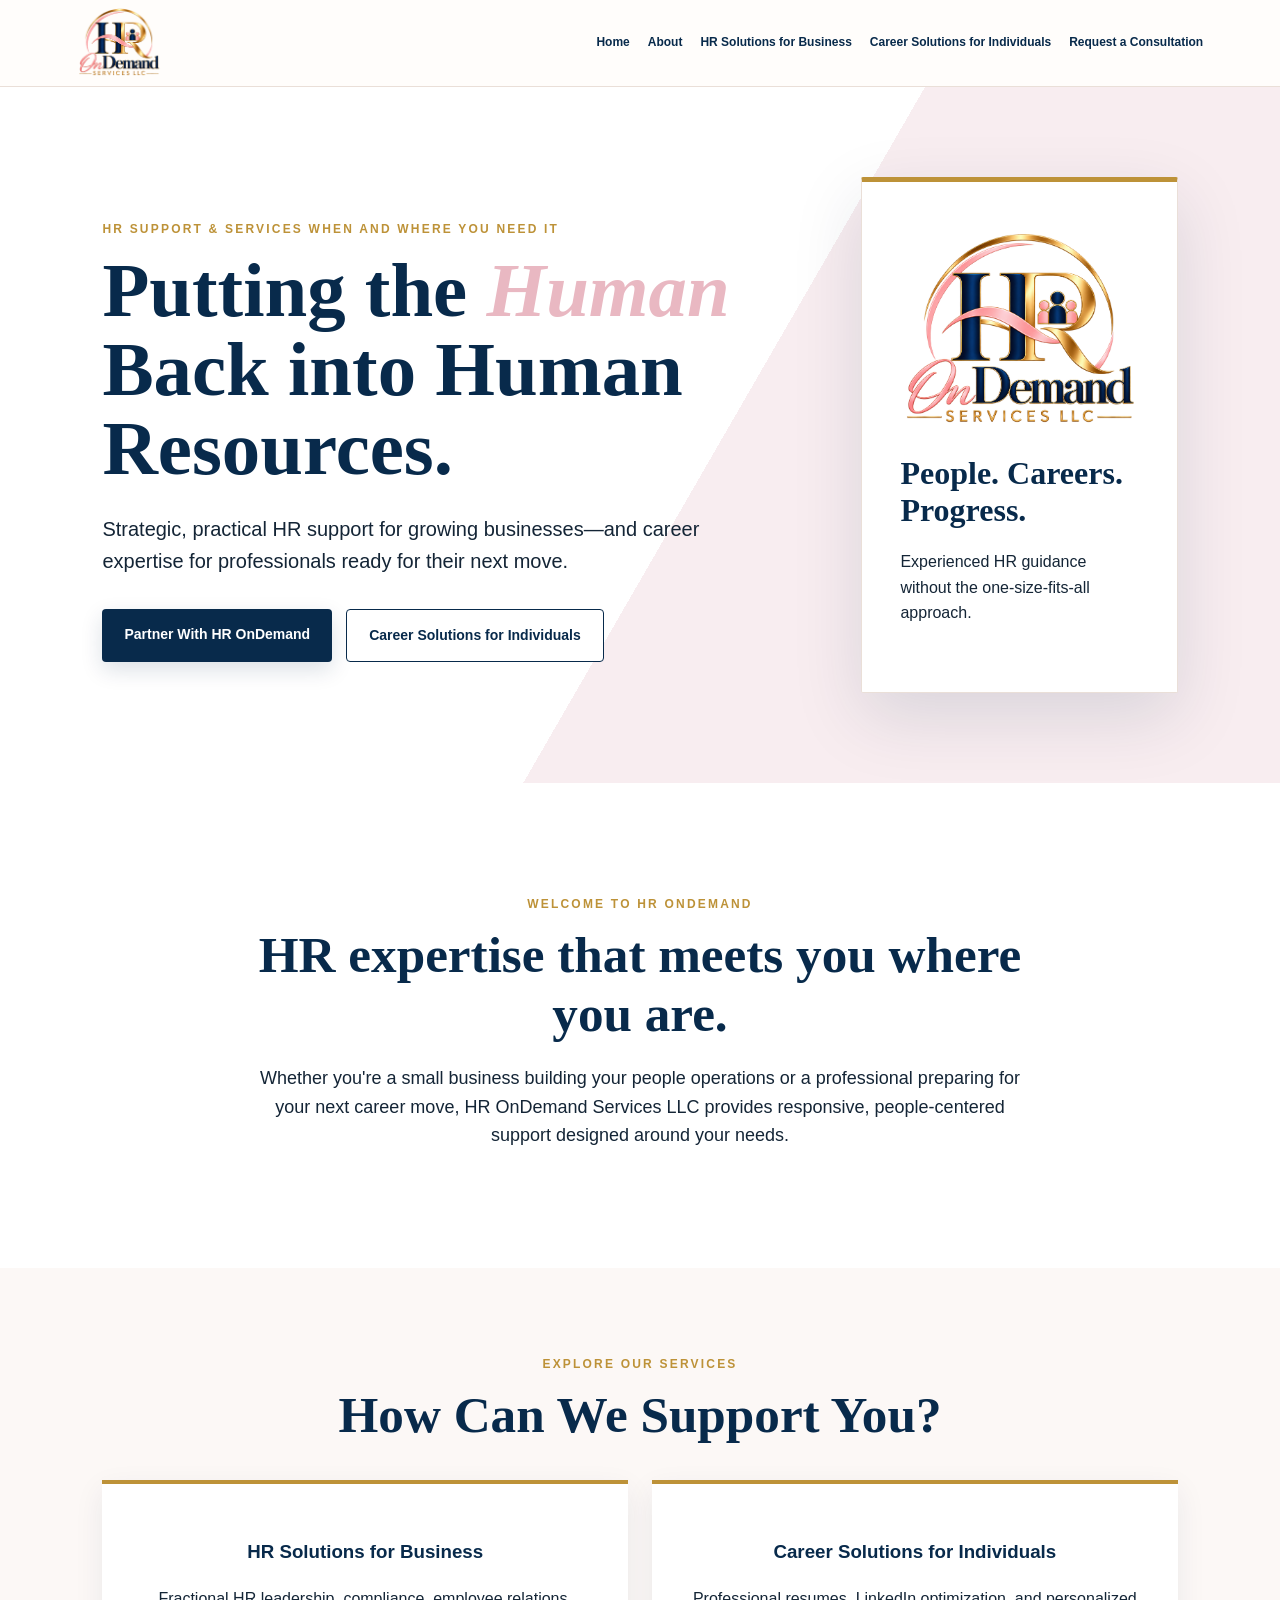
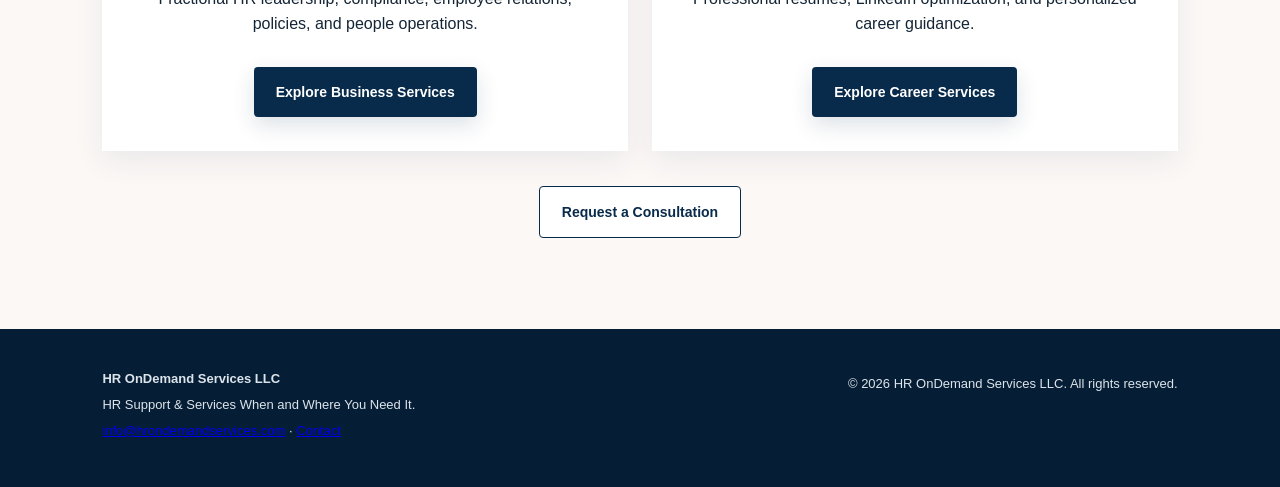
<file: index.html>
<!doctype html>
<html lang="en"><head><meta charset="utf-8"><meta name="viewport" content="width=device-width,initial-scale=1">
<title>HR OnDemand Services LLC | HR Consulting & Career Services</title>
<meta name="description" content="Flexible HR consulting, fractional HR support, and career services for businesses and professionals.">
<link rel="stylesheet" href="styles.css"></head>
<body>
<header><a class="brand" href="#home"><img class="brand-logo" src="5C5D579D-AB57-41B2-A002-719FC86EBCBA.png" alt="HR OnDemand Services LLC"></a><button class="menu" aria-label="Menu">☰</button><nav><a href="index.html" aria-current="page">Home</a><a href="about.html">About</a><a href="business.html">HR Solutions for Business</a><a href="career.html">Career Solutions for Individuals</a><a href="consultation.html">Request a Consultation</a></nav></header>
<main id="home">
<section class="hero"><div><p class="eyebrow">HR SUPPORT & SERVICES WHEN AND WHERE YOU NEED IT</p><h1>Putting the <em>Human</em> Back into Human Resources.</h1><p class="lead">Strategic, practical HR support for growing businesses—and career expertise for professionals ready for their next move.</p><div class="actions"><a class="btn primary" href="business.html">Partner With HR OnDemand</a><a class="btn secondary" href="career.html">Career Solutions for Individuals</a></div></div><div class="hero-card"><img class="hero-logo" src="5C5D579D-AB57-41B2-A002-719FC86EBCBA.png" alt="HR OnDemand Services LLC"><h2>People. Careers. Progress.</h2><p>Experienced HR guidance without the one-size-fits-all approach.</p></div></section>
<section class="intro"><p class="eyebrow">WELCOME TO HR ONDEMAND</p><h2>HR expertise that meets you where you are.</h2><p>Whether you're a small business building your people operations or a professional preparing for your next career move, HR OnDemand Services LLC provides responsive, people-centered support designed around your needs.</p></section>






<section class="home-pathways"><p class="eyebrow">EXPLORE OUR SERVICES</p><h2>How Can We Support You?</h2><div class="home-path-grid"><article><h3>HR Solutions for Business</h3><p>Fractional HR leadership, compliance, employee relations, policies, and people operations.</p><a class="btn primary" href="business.html">Explore Business Services</a></article><article><h3>Career Solutions for Individuals</h3><p>Professional resumes, LinkedIn optimization, and personalized career guidance.</p><a class="btn primary" href="career.html">Explore Career Services</a></article></div><p><a class="btn secondary" href="consultation.html">Request a Consultation</a></p></section></main>
<footer><div><strong>HR OnDemand Services LLC</strong><p>HR Support & Services When and Where You Need It.</p><p><a class="footer-contact" href="mailto:info@hrondemandservices.com">info@hrondemandservices.com</a> · <a class="footer-contact" href="contact.html">Contact</a></p></div><p>© 2026 HR OnDemand Services LLC. All rights reserved.</p></footer>
<div id="special-offer" class="special-overlay" hidden><div class="special-dialog" role="dialog" aria-modal="true" aria-labelledby="special-title" aria-describedby="special-desc"><button type="button" class="special-close" aria-label="Close special offer">×</button><p class="eyebrow">HR ONDEMAND SERVICES LLC · LAUNCH SPECIAL</p><h2 id="special-title">Your next career move starts here.</h2><div class="special-deals"><div><strong>10% OFF</strong><span>Your first individual service</span></div><div><strong>15% OFF</strong><span>Career service packages</span></div></div><p id="special-desc">Offers available through October 30, 2026. Inquire to confirm eligibility and package details. Offers cannot be combined.</p><a class="btn primary special-action" href="consultation.html">Request Your Career Special</a><p class="special-note">No online checkout required. Contact us to request your special.</p></div></div>
<script>const b=document.querySelector('.menu'),n=document.querySelector('nav');b.onclick=()=>n.classList.toggle('open');document.querySelectorAll('nav a').forEach(a=>a.onclick=()=>n.classList.remove('open'));const offer=document.getElementById('special-offer'),closeOffer=document.querySelector('.special-close');let offerTimer;const hideOffer=()=>{offer.hidden=true;try{sessionStorage.setItem('hr-special-dismissed','1')}catch(e){}};closeOffer.addEventListener('click',hideOffer);offer.addEventListener('click',e=>{if(e.target===offer)hideOffer()});document.querySelector('.special-action').addEventListener('click',hideOffer);document.addEventListener('keydown',e=>{if(e.key==='Escape'&&!offer.hidden)hideOffer()});let dismissed=false;try{dismissed=sessionStorage.getItem('hr-special-dismissed')==='1'}catch(e){}if(!dismissed&&new Date()<new Date('2026-10-31T00:00:00')){offerTimer=setTimeout(()=>{offer.hidden=false;closeOffer.focus()},4500)}
</script>
</body></html>
</file>
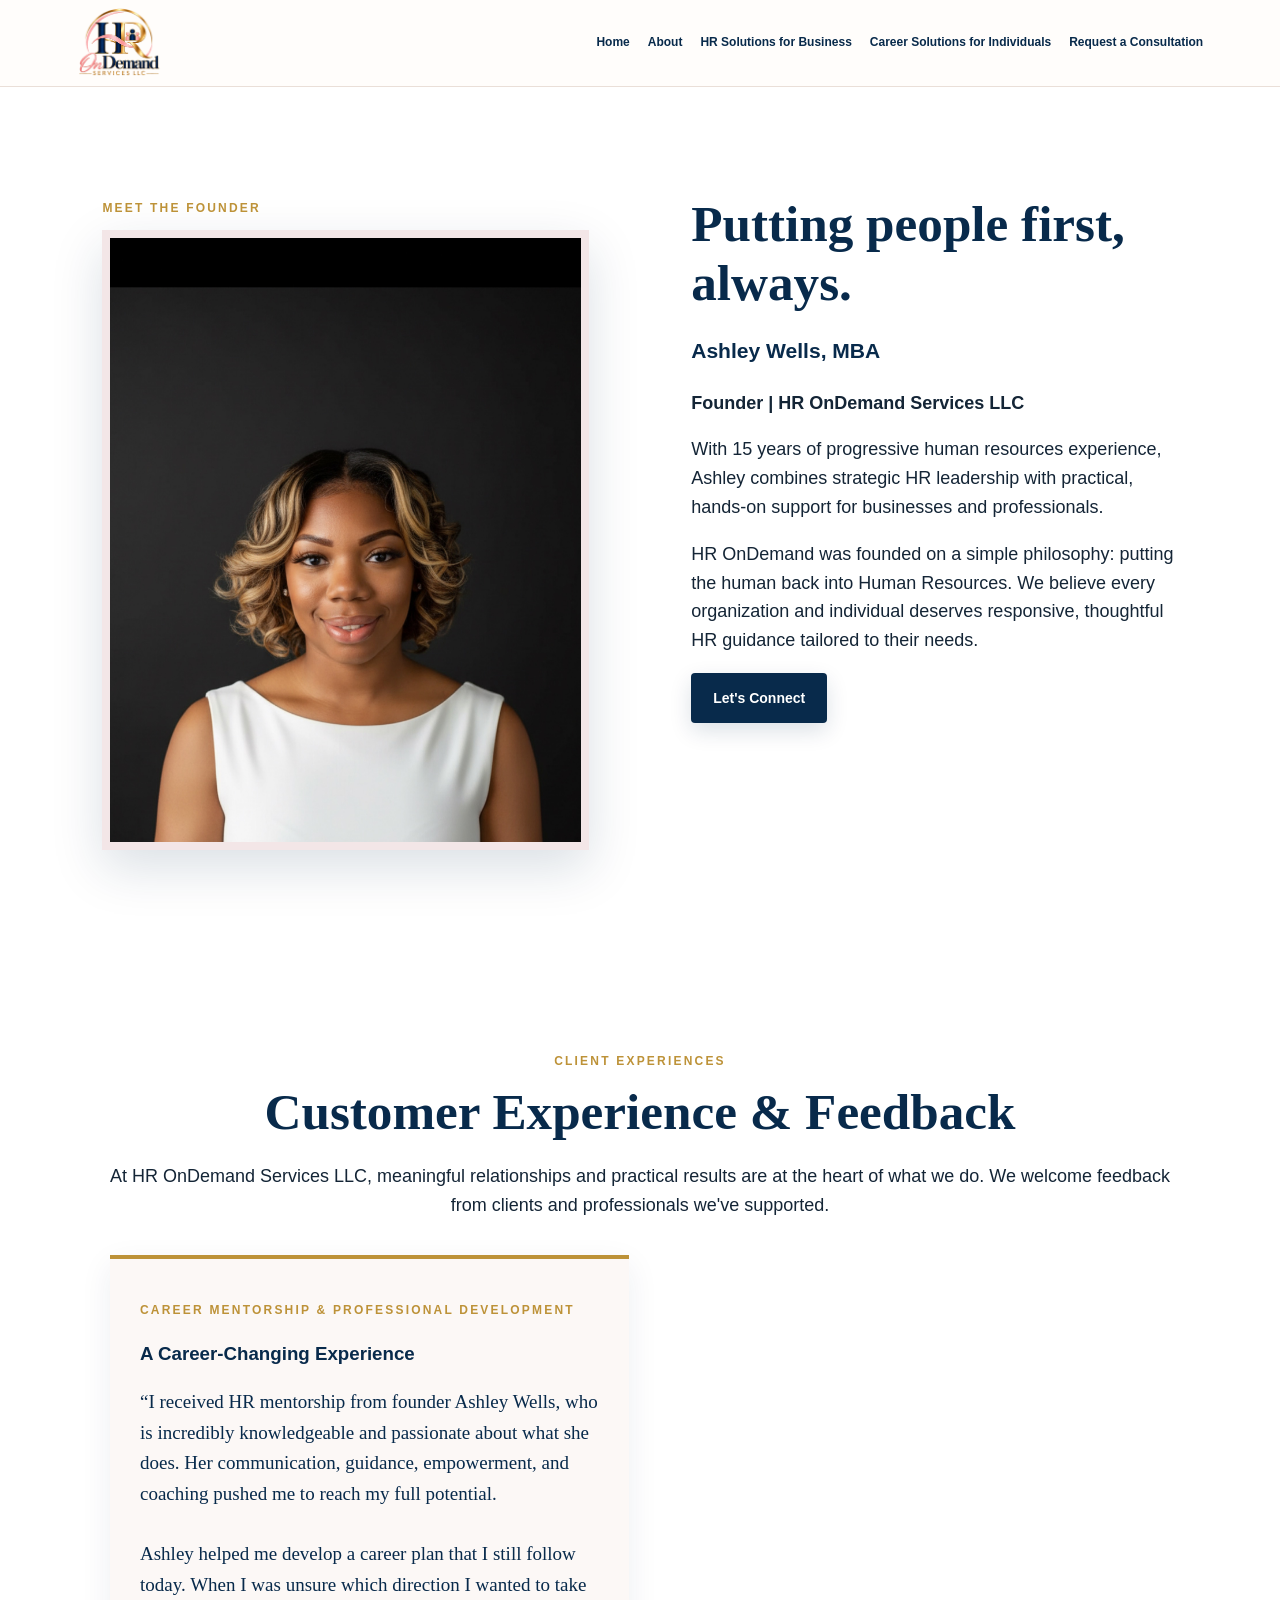
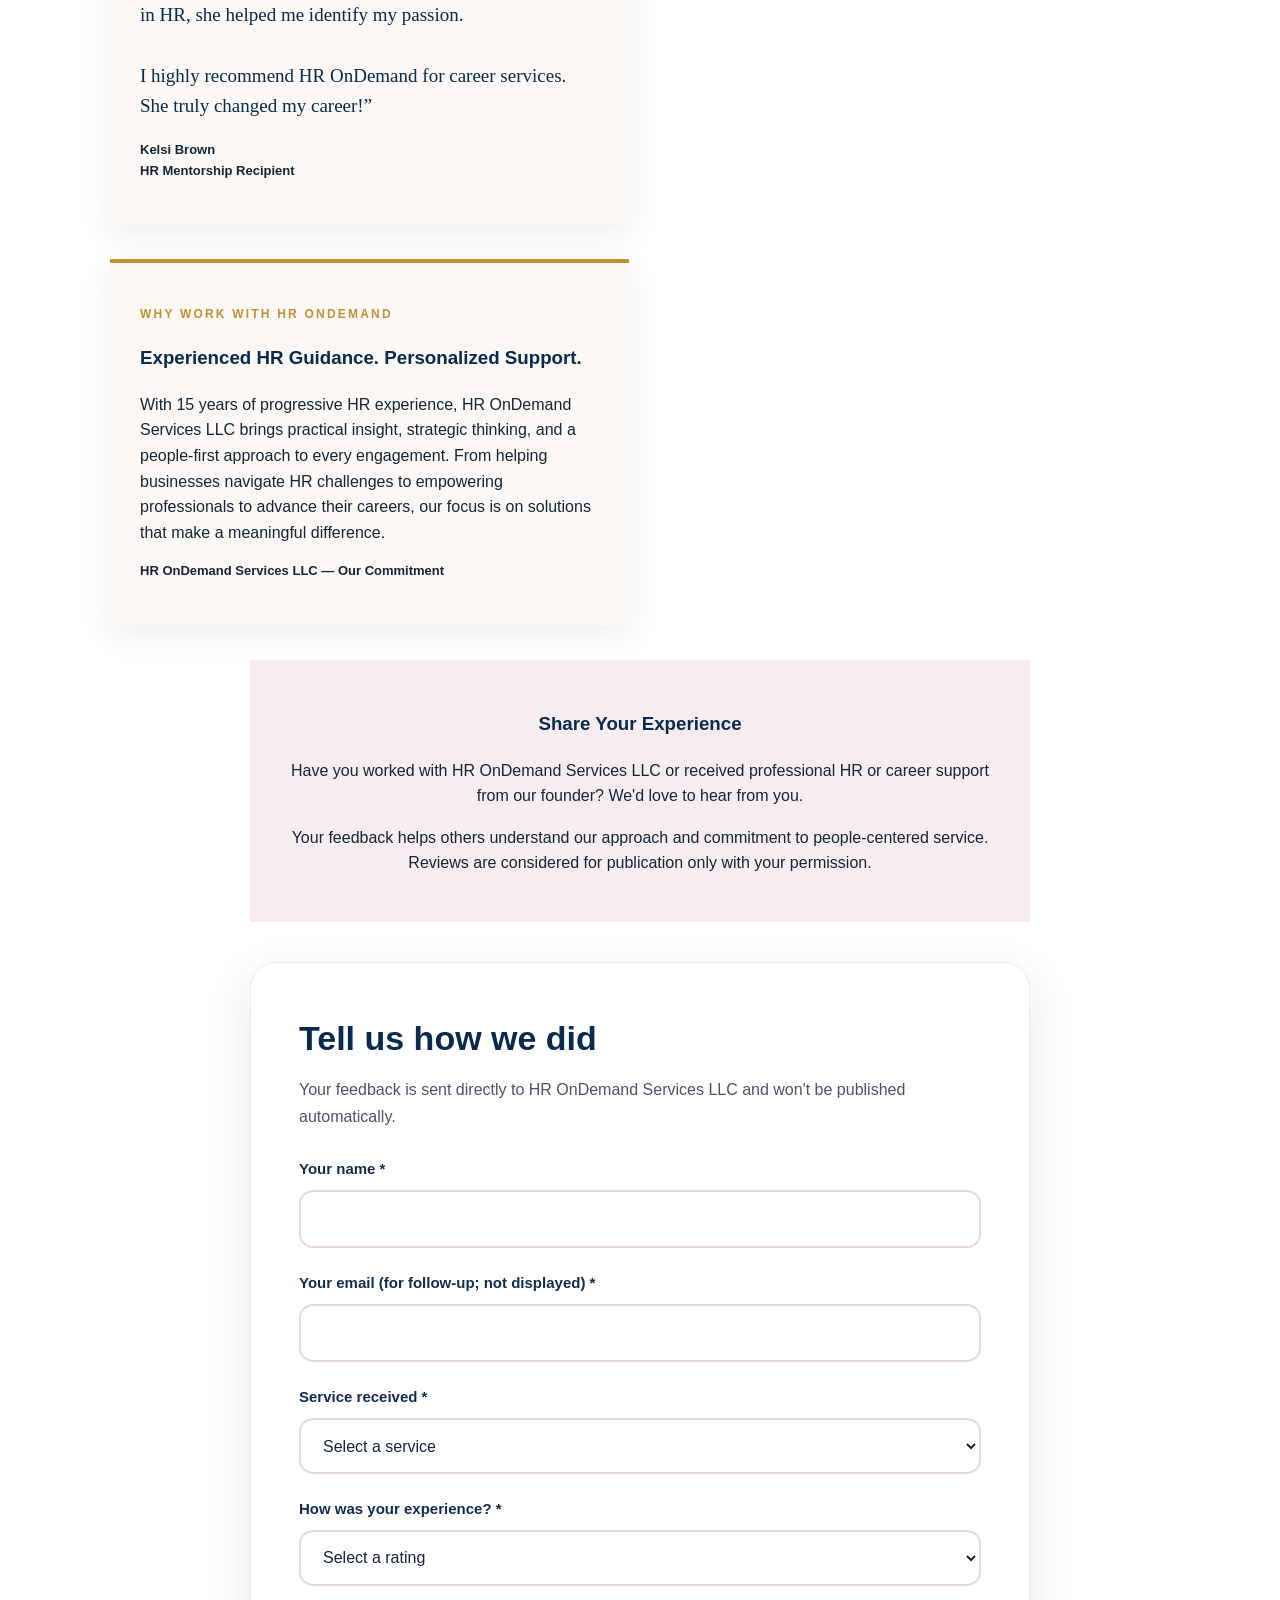
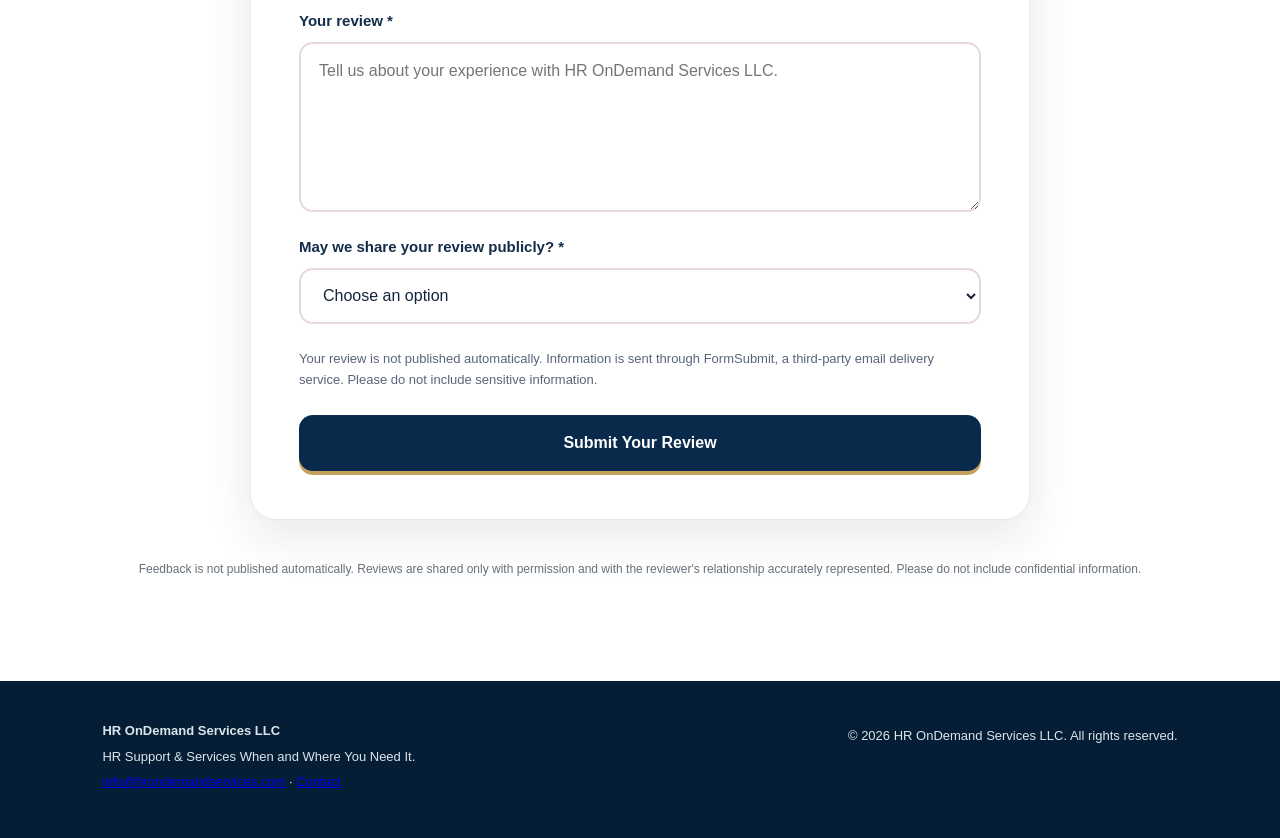
<file: about.html>
<!doctype html><html lang="en"><head><meta charset="utf-8"><meta name="viewport" content="width=device-width,initial-scale=1"><title>About | HR OnDemand Services LLC</title><meta name="description" content="HR OnDemand Services LLC — HR consulting and professional career services."><link rel="stylesheet" href="styles.css"></head><body><header><a class="brand" href="index.html"><img class="brand-logo" src="5C5D579D-AB57-41B2-A002-719FC86EBCBA.png" alt="HR OnDemand Services LLC"></a><button class="menu" aria-label="Menu">☰</button><nav><a href="index.html">Home</a><a href="about.html" aria-current="page">About</a><a href="business.html">HR Solutions for Business</a><a href="career.html">Career Solutions for Individuals</a><a href="consultation.html">Request a Consultation</a></nav></header><main><section id="about" class="about"><div><p class="eyebrow">MEET THE FOUNDER</p><img class="founder-photo" src="IMG_9156.jpeg" alt="Professional portrait of Ashley Wells, founder of HR OnDemand Services LLC" loading="lazy"></div><div><h2>Putting people first, always.</h2><h3>Ashley Wells, MBA</h3><p><strong>Founder | HR OnDemand Services LLC</strong></p><p>With 15 years of progressive human resources experience, Ashley combines strategic HR leadership with practical, hands-on support for businesses and professionals.</p><p>HR OnDemand was founded on a simple philosophy: putting the human back into Human Resources. We believe every organization and individual deserves responsive, thoughtful HR guidance tailored to their needs.</p><a class="btn primary" href="consultation.html">Let's Connect</a></div></section><section id="customer-experience" class="reviews-section"><p class="eyebrow">CLIENT EXPERIENCES</p><h2>Customer Experience &amp; Feedback</h2><p class="section-copy">At HR OnDemand Services LLC, meaningful relationships and practical results are at the heart of what we do. We welcome feedback from clients and professionals we've supported.</p><div class="review-grid verified-reviews"><article class="review-card"><p class="eyebrow">CAREER MENTORSHIP &amp; PROFESSIONAL DEVELOPMENT</p><h3>A Career-Changing Experience</h3><blockquote>“I received HR mentorship from founder Ashley Wells, who is incredibly knowledgeable and passionate about what she does. Her communication, guidance, empowerment, and coaching pushed me to reach my full potential.<br><br>Ashley helped me develop a career plan that I still follow today. When I was unsure which direction I wanted to take in HR, she helped me identify my passion.<br><br>I highly recommend HR OnDemand for career services. She truly changed my career!”</blockquote><p class="review-source"><strong>Kelsi Brown</strong><br>HR Mentorship Recipient</p></article></div><div class="review-grid"><article class="review-card"><p class="eyebrow">WHY WORK WITH HR ONDEMAND</p><h3>Experienced HR Guidance. Personalized Support.</h3><p>With 15 years of progressive HR experience, HR OnDemand Services LLC brings practical insight, strategic thinking, and a people-first approach to every engagement. From helping businesses navigate HR challenges to empowering professionals to advance their careers, our focus is on solutions that make a meaningful difference.</p><p class="review-source">HR OnDemand Services LLC — Our Commitment</p></article></div><div class="review-submit"><h3>Share Your Experience</h3><p>Have you worked with HR OnDemand Services LLC or received professional HR or career support from our founder? We'd love to hear from you.</p><p>Your feedback helps others understand our approach and commitment to people-centered service. Reviews are considered for publication only with your permission.</p></div><div class="custom-form-card"><h3>Tell us how we did</h3><p>Your feedback is sent directly to HR OnDemand Services LLC and won't be published automatically.</p><form action="https://formsubmit.co/info@hrondemandservices.com" method="POST"><input type="hidden" name="_subject" value="New HR OnDemand Customer Review"><input type="hidden" name="_template" value="table"><label>Your name *<input type="text" name="Reviewer name" required autocomplete="name"></label><label>Your email (for follow-up; not displayed) *<input type="email" name="Email" required autocomplete="email"></label><label>Service received *<select name="Service received" required><option value="">Select a service</option><option>Business HR Support</option><option>Resume / Career Services</option><option>HR Career Coaching / Mentorship</option><option>Other Professional Support</option></select></label><label>How was your experience? *<select name="Rating" required><option value="">Select a rating</option><option>5 stars — Excellent</option><option>4 stars — Very good</option><option>3 stars — Good</option><option>2 stars — Fair</option><option>1 star — Poor</option></select></label><label>Your review *<textarea name="Review" rows="6" required placeholder="Tell us about your experience with HR OnDemand Services LLC."></textarea></label><label>May we share your review publicly? *<select name="Permission to publish" required><option value="">Choose an option</option><option>Yes, with my name</option><option>Yes, anonymously</option><option>No, keep my feedback private</option></select></label><p class="form-privacy">Your review is not published automatically. Information is sent through FormSubmit, a third-party email delivery service. Please do not include sensitive information.</p><button type="submit" class="custom-submit">Submit Your Review</button></form></div><p class="review-note">Feedback is not published automatically. Reviews are shared only with permission and with the reviewer's relationship accurately represented. Please do not include confidential information.</p></section></main><footer><div><strong>HR OnDemand Services LLC</strong><p>HR Support & Services When and Where You Need It.</p><p><a class="footer-contact" href="mailto:info@hrondemandservices.com">info@hrondemandservices.com</a> · <a class="footer-contact" href="contact.html">Contact</a></p></div><p>© 2026 HR OnDemand Services LLC. All rights reserved.</p></footer><script>const b=document.querySelector('.menu'),n=document.querySelector('nav');b.onclick=()=>n.classList.toggle('open');document.querySelectorAll('nav a').forEach(a=>a.onclick=()=>n.classList.remove('open'));</script></body></html>
</file>
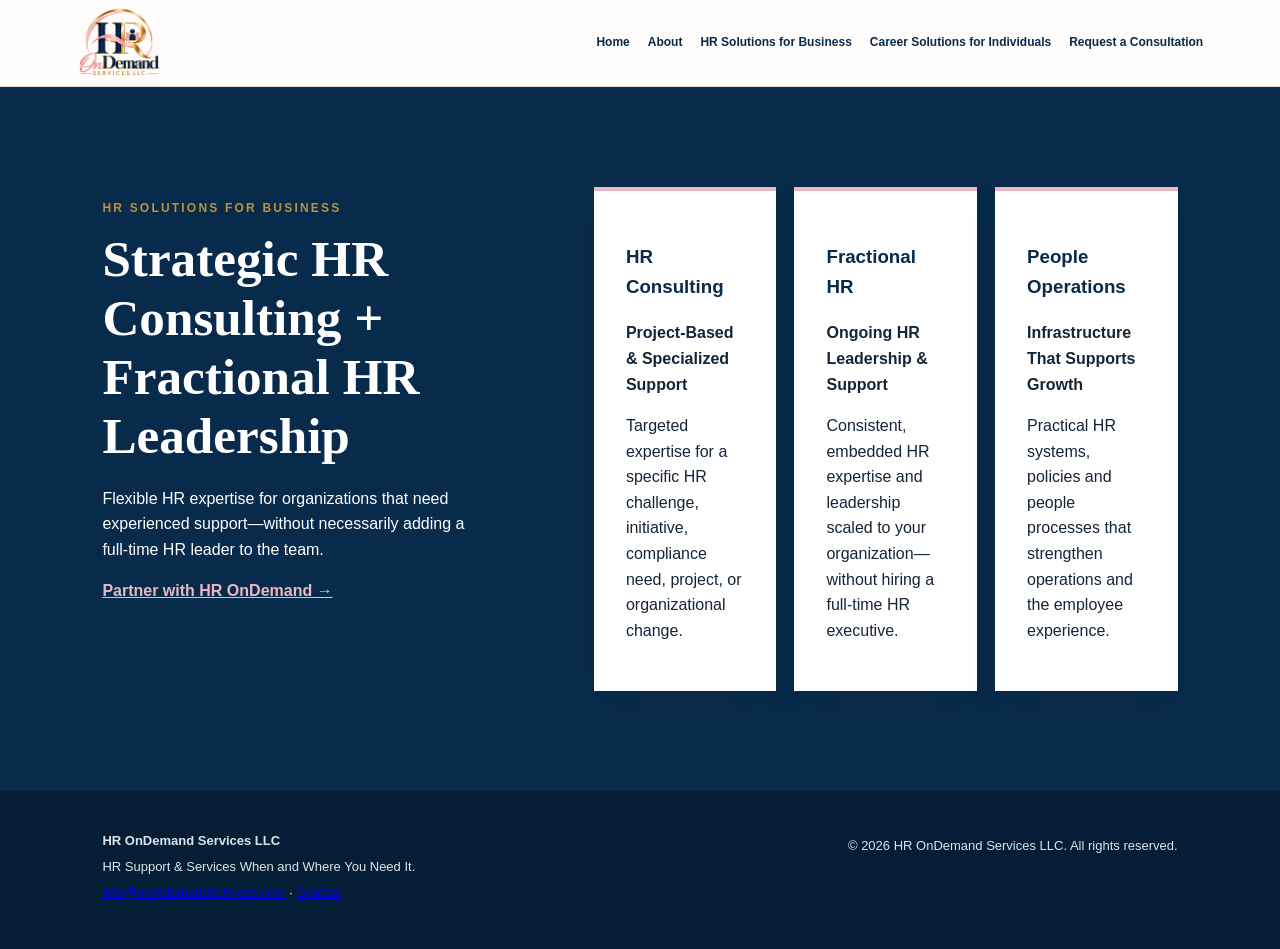
<file: business.html>
<!doctype html><html lang="en"><head><meta charset="utf-8"><meta name="viewport" content="width=device-width,initial-scale=1"><title>HR Solutions for Business | HR OnDemand Services LLC</title><meta name="description" content="HR OnDemand Services LLC — HR consulting and professional career services."><link rel="stylesheet" href="styles.css"></head><body><header><a class="brand" href="index.html"><img class="brand-logo" src="5C5D579D-AB57-41B2-A002-719FC86EBCBA.png" alt="HR OnDemand Services LLC"></a><button class="menu" aria-label="Menu">☰</button><nav><a href="index.html">Home</a><a href="about.html">About</a><a href="business.html" aria-current="page">HR Solutions for Business</a><a href="career.html">Career Solutions for Individuals</a><a href="consultation.html">Request a Consultation</a></nav></header><main><section id="business" class="split"><div><p class="eyebrow">HR SOLUTIONS FOR BUSINESS</p><h2>Strategic HR Consulting + Fractional HR Leadership</h2><p>Flexible HR expertise for organizations that need experienced support—without necessarily adding a full-time HR leader to the team.</p><a class="text-link" href="#contact">Partner with HR OnDemand →</a></div><div class="cards"><article><h3>HR Consulting</h3><p><strong>Project-Based & Specialized Support</strong></p><p>Targeted expertise for a specific HR challenge, initiative, compliance need, project, or organizational change.</p></article><article><h3>Fractional HR</h3><p><strong>Ongoing HR Leadership & Support</strong></p><p>Consistent, embedded HR expertise and leadership scaled to your organization—without hiring a full-time HR executive.</p></article><article><h3>People Operations</h3><p><strong>Infrastructure That Supports Growth</strong></p><p>Practical HR systems, policies and people processes that strengthen operations and the employee experience.</p></article></div></section></main><footer><div><strong>HR OnDemand Services LLC</strong><p>HR Support & Services When and Where You Need It.</p><p><a class="footer-contact" href="mailto:info@hrondemandservices.com">info@hrondemandservices.com</a> · <a class="footer-contact" href="contact.html">Contact</a></p></div><p>© 2026 HR OnDemand Services LLC. All rights reserved.</p></footer><script>const b=document.querySelector('.menu'),n=document.querySelector('nav');b.onclick=()=>n.classList.toggle('open');document.querySelectorAll('nav a').forEach(a=>a.onclick=()=>n.classList.remove('open'));</script></body></html>
</file>
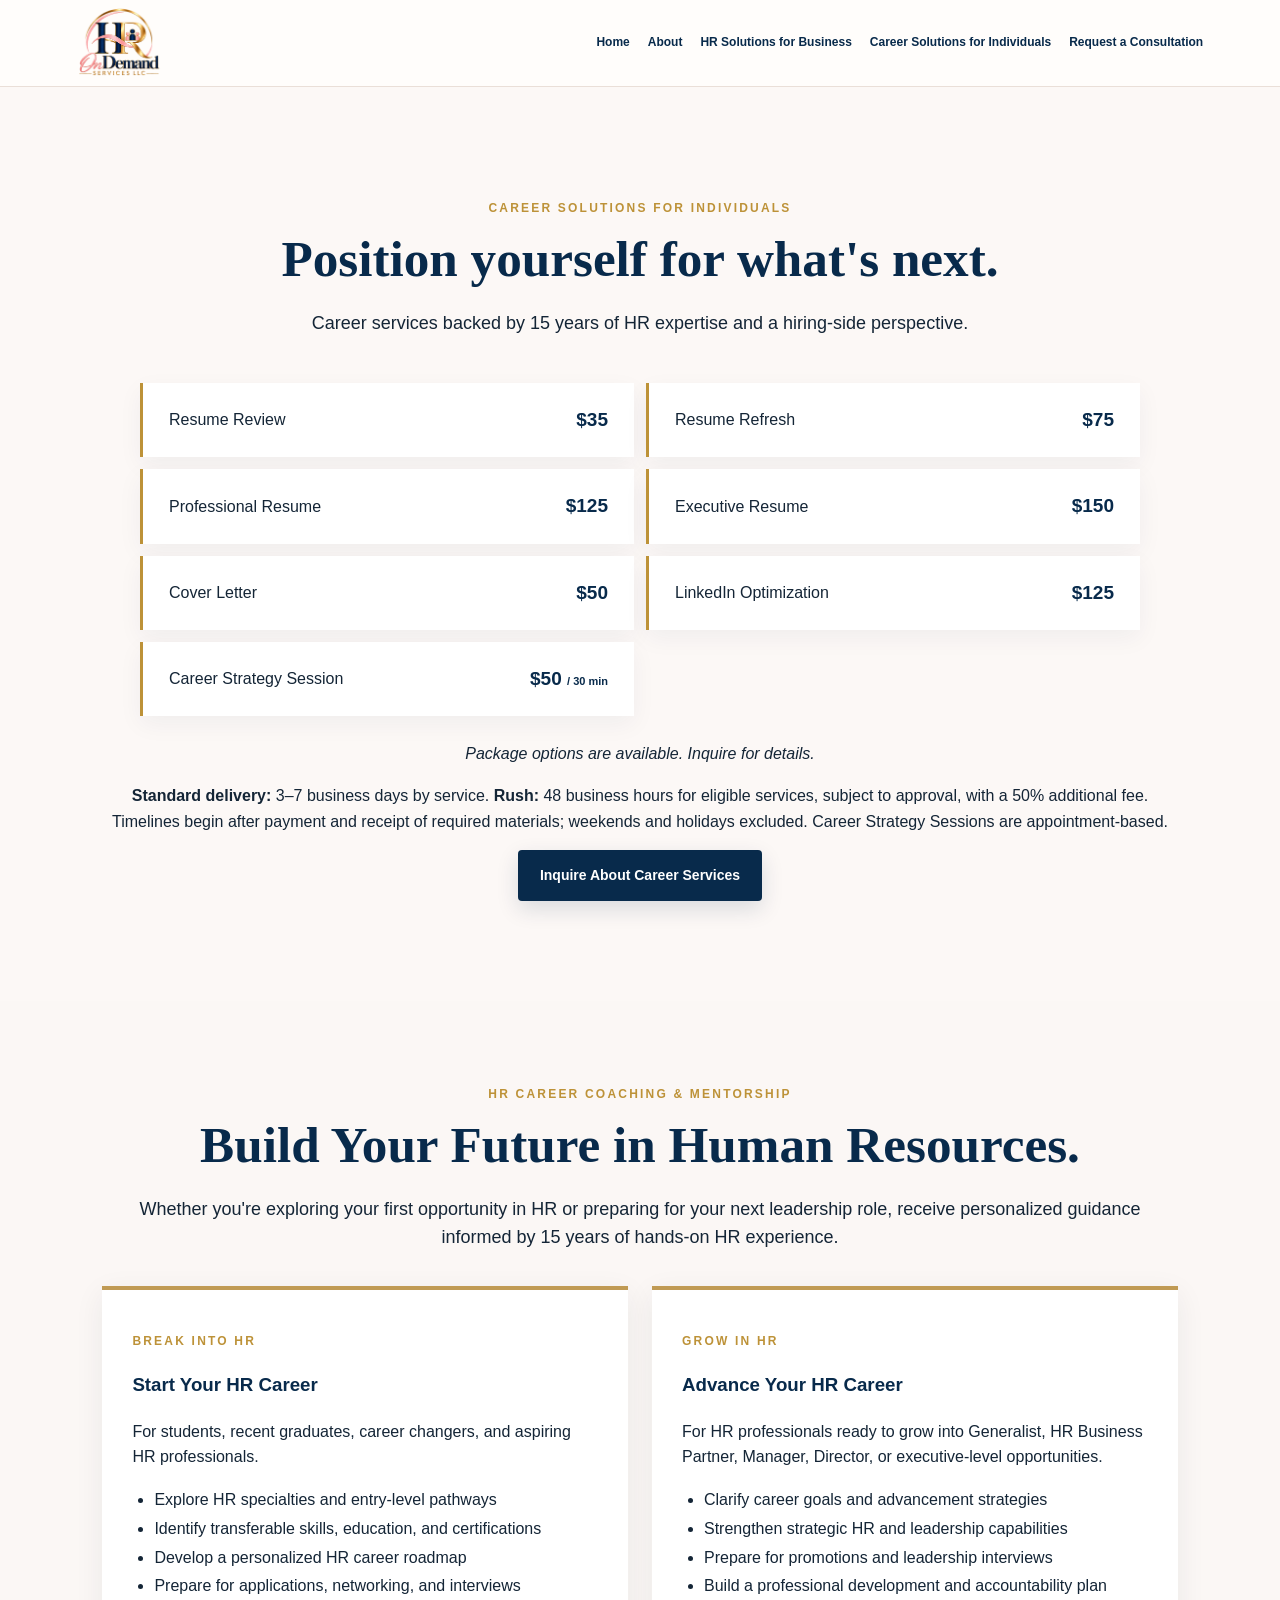
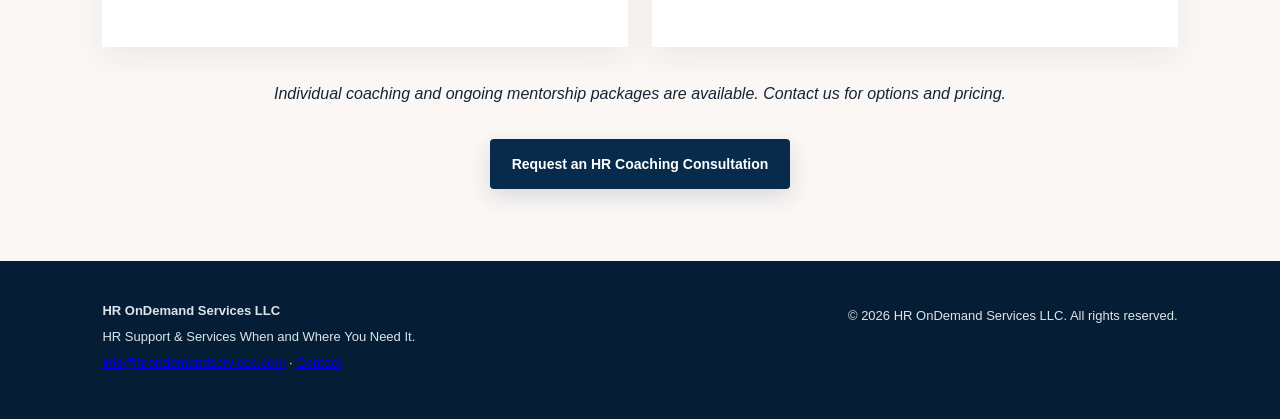
<file: career.html>
<!doctype html><html lang="en"><head><meta charset="utf-8"><meta name="viewport" content="width=device-width,initial-scale=1"><title>Career Solutions for Individuals | HR OnDemand Services LLC</title><meta name="description" content="HR OnDemand Services LLC — HR consulting and professional career services."><link rel="stylesheet" href="styles.css"></head><body><header><a class="brand" href="index.html"><img class="brand-logo" src="5C5D579D-AB57-41B2-A002-719FC86EBCBA.png" alt="HR OnDemand Services LLC"></a><button class="menu" aria-label="Menu">☰</button><nav><a href="index.html">Home</a><a href="about.html">About</a><a href="business.html">HR Solutions for Business</a><a href="career.html" aria-current="page">Career Solutions for Individuals</a><a href="consultation.html">Request a Consultation</a></nav></header><main><section id="individual" class="individual"><p class="eyebrow">CAREER SOLUTIONS FOR INDIVIDUALS</p><h2>Position yourself for what's next.</h2><p class="section-copy">Career services backed by 15 years of HR expertise and a hiring-side perspective.</p><div class="price-grid"><article><span>Resume Review</span><strong>$35</strong></article><article><span>Resume Refresh</span><strong>$75</strong></article><article><span>Professional Resume</span><strong>$125</strong></article><article><span>Executive Resume</span><strong>$150</strong></article><article><span>Cover Letter</span><strong>$50</strong></article><article><span>LinkedIn Optimization</span><strong>$125</strong></article><article><span>Career Strategy Session</span><strong>$50 <small>/ 30 min</small></strong></article></div><p class="package">Package options are available. Inquire for details.</p><p><strong>Standard delivery:</strong> 3–7 business days by service. <strong>Rush:</strong> 48 business hours for eligible services, subject to approval, with a 50% additional fee. Timelines begin after payment and receipt of required materials; weekends and holidays excluded. Career Strategy Sessions are appointment-based.</p><a class="btn primary" href="consultation.html">Inquire About Career Services</a></section><section id="hr-coaching" class="hr-coaching"><p class="eyebrow">HR CAREER COACHING &amp; MENTORSHIP</p><h2>Build Your Future in Human Resources.</h2><p class="section-copy">Whether you're exploring your first opportunity in HR or preparing for your next leadership role, receive personalized guidance informed by 15 years of hands-on HR experience.</p><div class="coaching-grid"><article><p class="eyebrow">BREAK INTO HR</p><h3>Start Your HR Career</h3><p>For students, recent graduates, career changers, and aspiring HR professionals.</p><ul><li>Explore HR specialties and entry-level pathways</li><li>Identify transferable skills, education, and certifications</li><li>Develop a personalized HR career roadmap</li><li>Prepare for applications, networking, and interviews</li></ul></article><article><p class="eyebrow">GROW IN HR</p><h3>Advance Your HR Career</h3><p>For HR professionals ready to grow into Generalist, HR Business Partner, Manager, Director, or executive-level opportunities.</p><ul><li>Clarify career goals and advancement strategies</li><li>Strengthen strategic HR and leadership capabilities</li><li>Prepare for promotions and leadership interviews</li><li>Build a professional development and accountability plan</li></ul></article></div><p class="package">Individual coaching and ongoing mentorship packages are available. Contact us for options and pricing.</p><a class="btn primary" href="consultation.html">Request an HR Coaching Consultation</a></section></main><footer><div><strong>HR OnDemand Services LLC</strong><p>HR Support & Services When and Where You Need It.</p><p><a class="footer-contact" href="mailto:info@hrondemandservices.com">info@hrondemandservices.com</a> · <a class="footer-contact" href="contact.html">Contact</a></p></div><p>© 2026 HR OnDemand Services LLC. All rights reserved.</p></footer><script>const b=document.querySelector('.menu'),n=document.querySelector('nav');b.onclick=()=>n.classList.toggle('open');document.querySelectorAll('nav a').forEach(a=>a.onclick=()=>n.classList.remove('open'));</script></body></html>
</file>
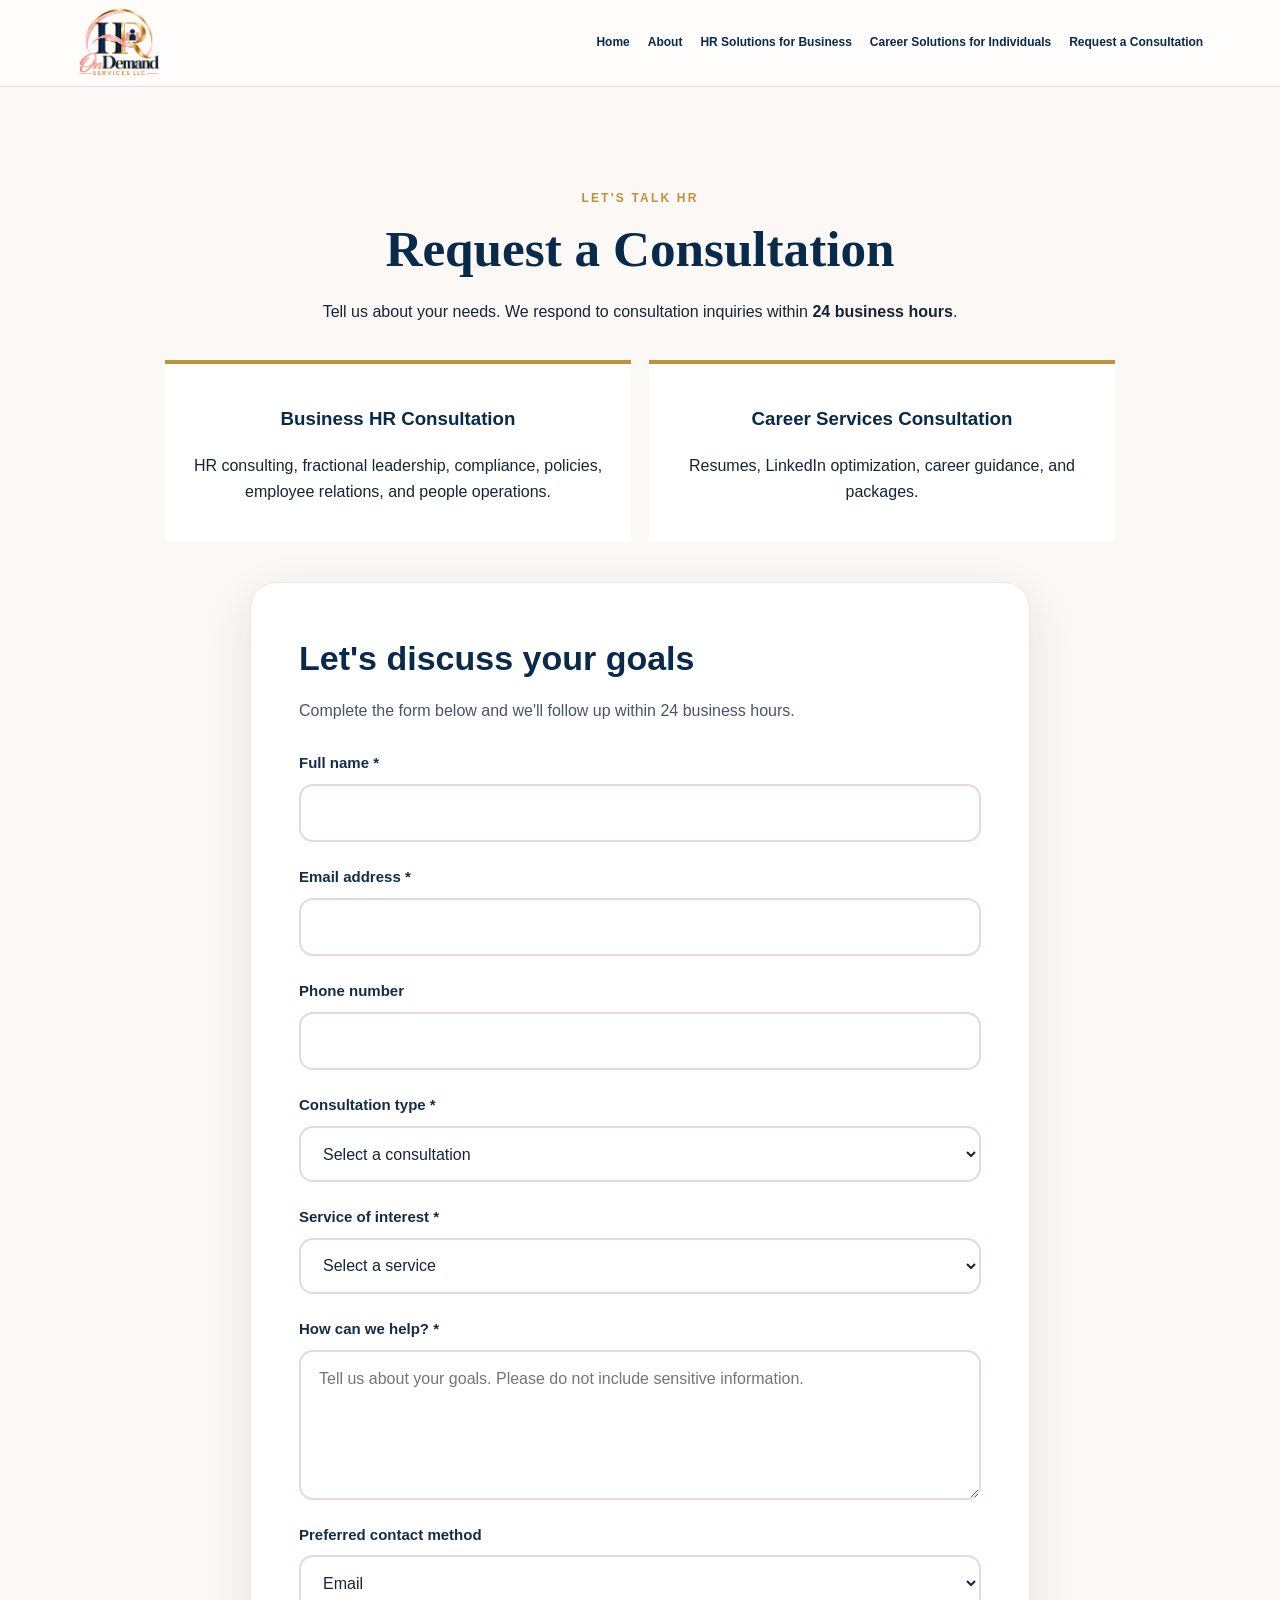
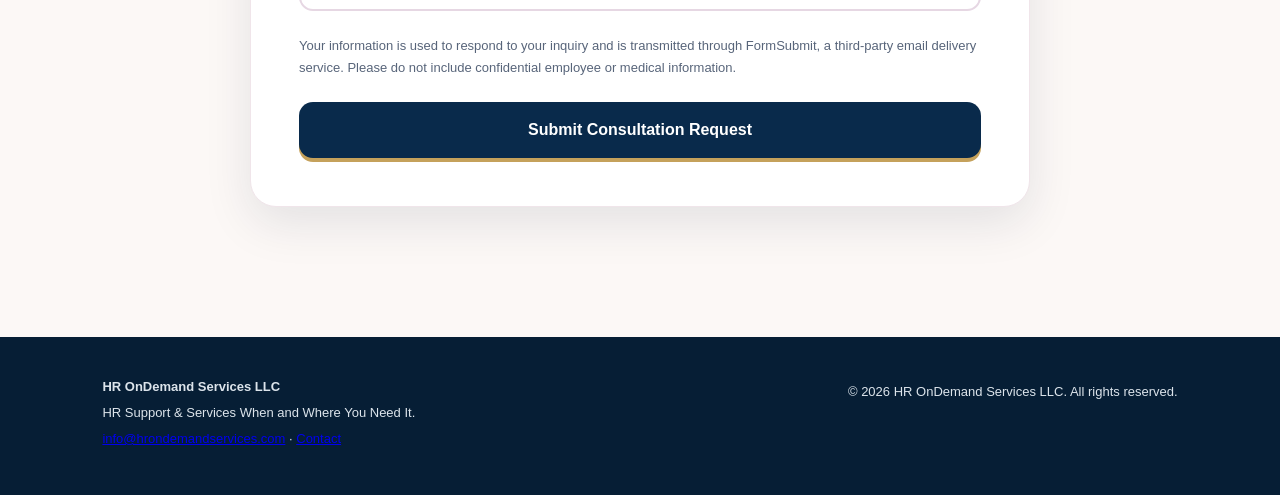
<file: consultation.html>
<!doctype html><html lang="en"><head><meta charset="utf-8"><meta name="viewport" content="width=device-width,initial-scale=1"><title>Request a Consultation | HR OnDemand Services LLC</title><meta name="description" content="HR OnDemand Services LLC — HR consulting and professional career services."><link rel="stylesheet" href="styles.css"></head><body><header><a class="brand" href="index.html"><img class="brand-logo" src="5C5D579D-AB57-41B2-A002-719FC86EBCBA.png" alt="HR OnDemand Services LLC"></a><button class="menu" aria-label="Menu">☰</button><nav><a href="index.html">Home</a><a href="about.html">About</a><a href="business.html">HR Solutions for Business</a><a href="career.html">Career Solutions for Individuals</a><a href="consultation.html" aria-current="page">Request a Consultation</a></nav></header><main><section id="consultation" class="consultation"><p class="eyebrow">LET'S TALK HR</p><h2>Request a Consultation</h2><p>Tell us about your needs. We respond to consultation inquiries within <strong>24 business hours</strong>.</p><div class="consultation-options"><article><h3>Business HR Consultation</h3><p>HR consulting, fractional leadership, compliance, policies, employee relations, and people operations.</p></article><article><h3>Career Services Consultation</h3><p>Resumes, LinkedIn optimization, career guidance, and packages.</p></article></div><div class="custom-form-card"><h3>Let's discuss your goals</h3><p>Complete the form below and we'll follow up within 24 business hours.</p><form action="https://formsubmit.co/info@hrondemandservices.com" method="POST"><input type="hidden" name="_subject" value="New HR OnDemand Consultation Request"><input type="hidden" name="_template" value="table"><label>Full name *<input type="text" name="Name" required autocomplete="name"></label><label>Email address *<input type="email" name="Email" required autocomplete="email"></label><label>Phone number<input type="tel" name="Phone" autocomplete="tel"></label><label>Consultation type *<select name="Consultation type" required><option value="">Select a consultation</option><option>Business HR Consultation</option><option>Individual Career Services Consultation</option></select></label><label>Service of interest *<select name="Service of interest" required><option value="">Select a service</option><option>HR Consulting / Compliance</option><option>Fractional HR</option><option>People Operations</option><option>Resume / LinkedIn Services</option><option>Career Coaching / HR Mentorship</option><option>Other</option></select></label><label>How can we help? *<textarea name="Support needed" rows="5" required placeholder="Tell us about your goals. Please do not include sensitive information."></textarea></label><label>Preferred contact method<select name="Preferred contact method"><option>Email</option><option>Phone</option></select></label><p class="form-privacy">Your information is used to respond to your inquiry and is transmitted through FormSubmit, a third-party email delivery service. Please do not include confidential employee or medical information.</p><button type="submit" class="custom-submit">Submit Consultation Request</button></form></div></section></main><footer><div><strong>HR OnDemand Services LLC</strong><p>HR Support & Services When and Where You Need It.</p><p><a class="footer-contact" href="mailto:info@hrondemandservices.com">info@hrondemandservices.com</a> · <a class="footer-contact" href="contact.html">Contact</a></p></div><p>© 2026 HR OnDemand Services LLC. All rights reserved.</p></footer><script>const b=document.querySelector('.menu'),n=document.querySelector('nav');b.onclick=()=>n.classList.toggle('open');document.querySelectorAll('nav a').forEach(a=>a.onclick=()=>n.classList.remove('open'));</script></body></html>
</file>
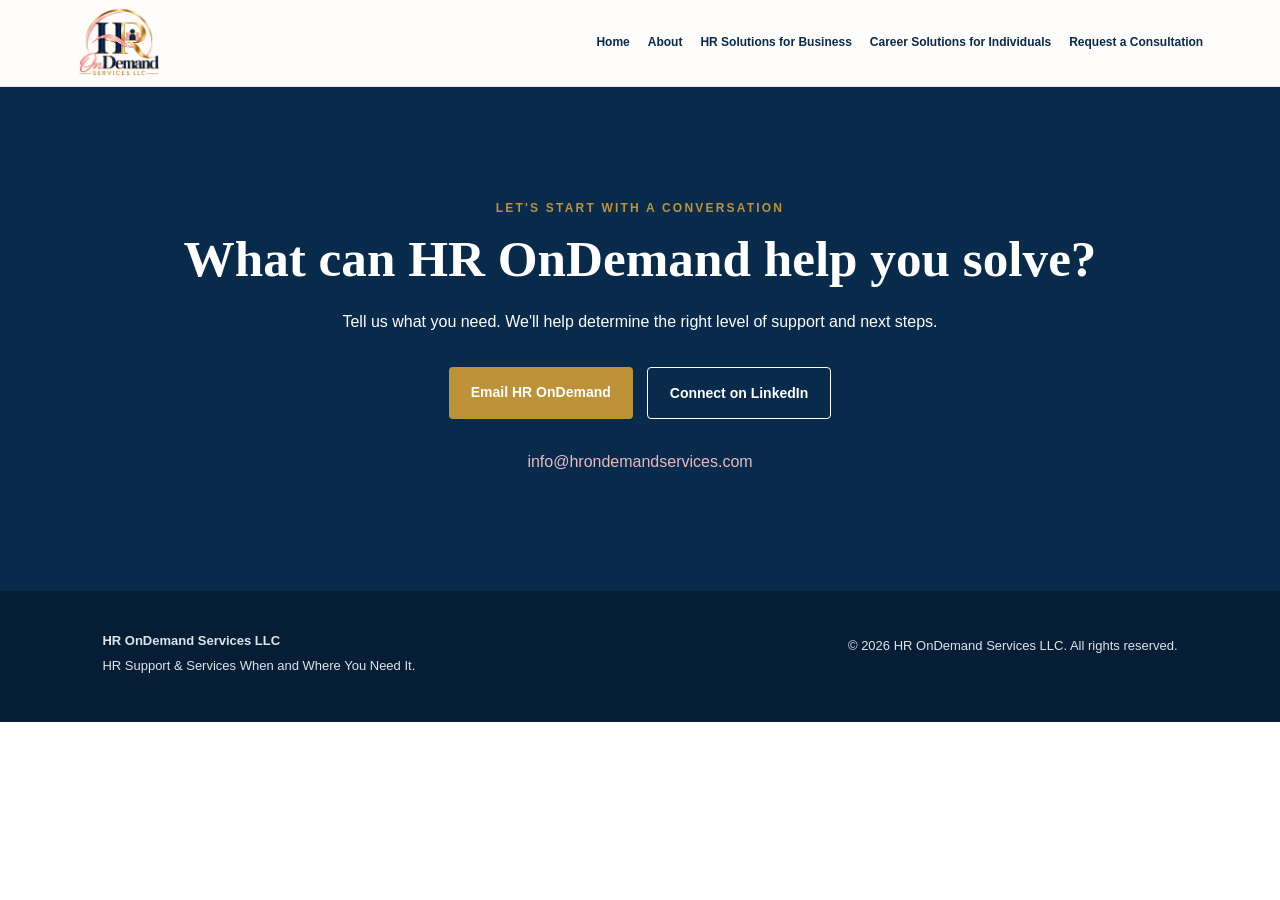
<file: contact.html>
<!doctype html><html lang="en"><head><meta charset="utf-8"><meta name="viewport" content="width=device-width,initial-scale=1"><title>Contact | HR OnDemand Services LLC</title><meta name="description" content="HR OnDemand Services LLC — HR consulting and professional career services."><link rel="stylesheet" href="styles.css"></head><body><header><a class="brand" href="index.html"><img class="brand-logo" src="5C5D579D-AB57-41B2-A002-719FC86EBCBA.png" alt="HR OnDemand Services LLC"></a><button class="menu" aria-label="Menu">☰</button><nav><a href="index.html">Home</a><a href="about.html">About</a><a href="business.html">HR Solutions for Business</a><a href="career.html">Career Solutions for Individuals</a><a href="consultation.html">Request a Consultation</a></nav></header><main><section id="contact" class="contact"><p class="eyebrow">LET'S START WITH A CONVERSATION</p><h2>What can HR OnDemand help you solve?</h2><p>Tell us what you need. We'll help determine the right level of support and next steps.</p><div class="actions center"><a class="btn gold" href="mailto:info@hrondemandservices.com">Email HR OnDemand</a><a class="btn outline" href="https://www.linkedin.com/company/hr-ondemand-services-llc/">Connect on LinkedIn</a></div><p class="email">info@hrondemandservices.com</p></section></main><footer><div><strong>HR OnDemand Services LLC</strong><p>HR Support & Services When and Where You Need It.</p></div><p>© 2026 HR OnDemand Services LLC. All rights reserved.</p></footer><script>const b=document.querySelector('.menu'),n=document.querySelector('nav');b.onclick=()=>n.classList.toggle('open');document.querySelectorAll('nav a').forEach(a=>a.onclick=()=>n.classList.remove('open'));</script></body></html>
</file>
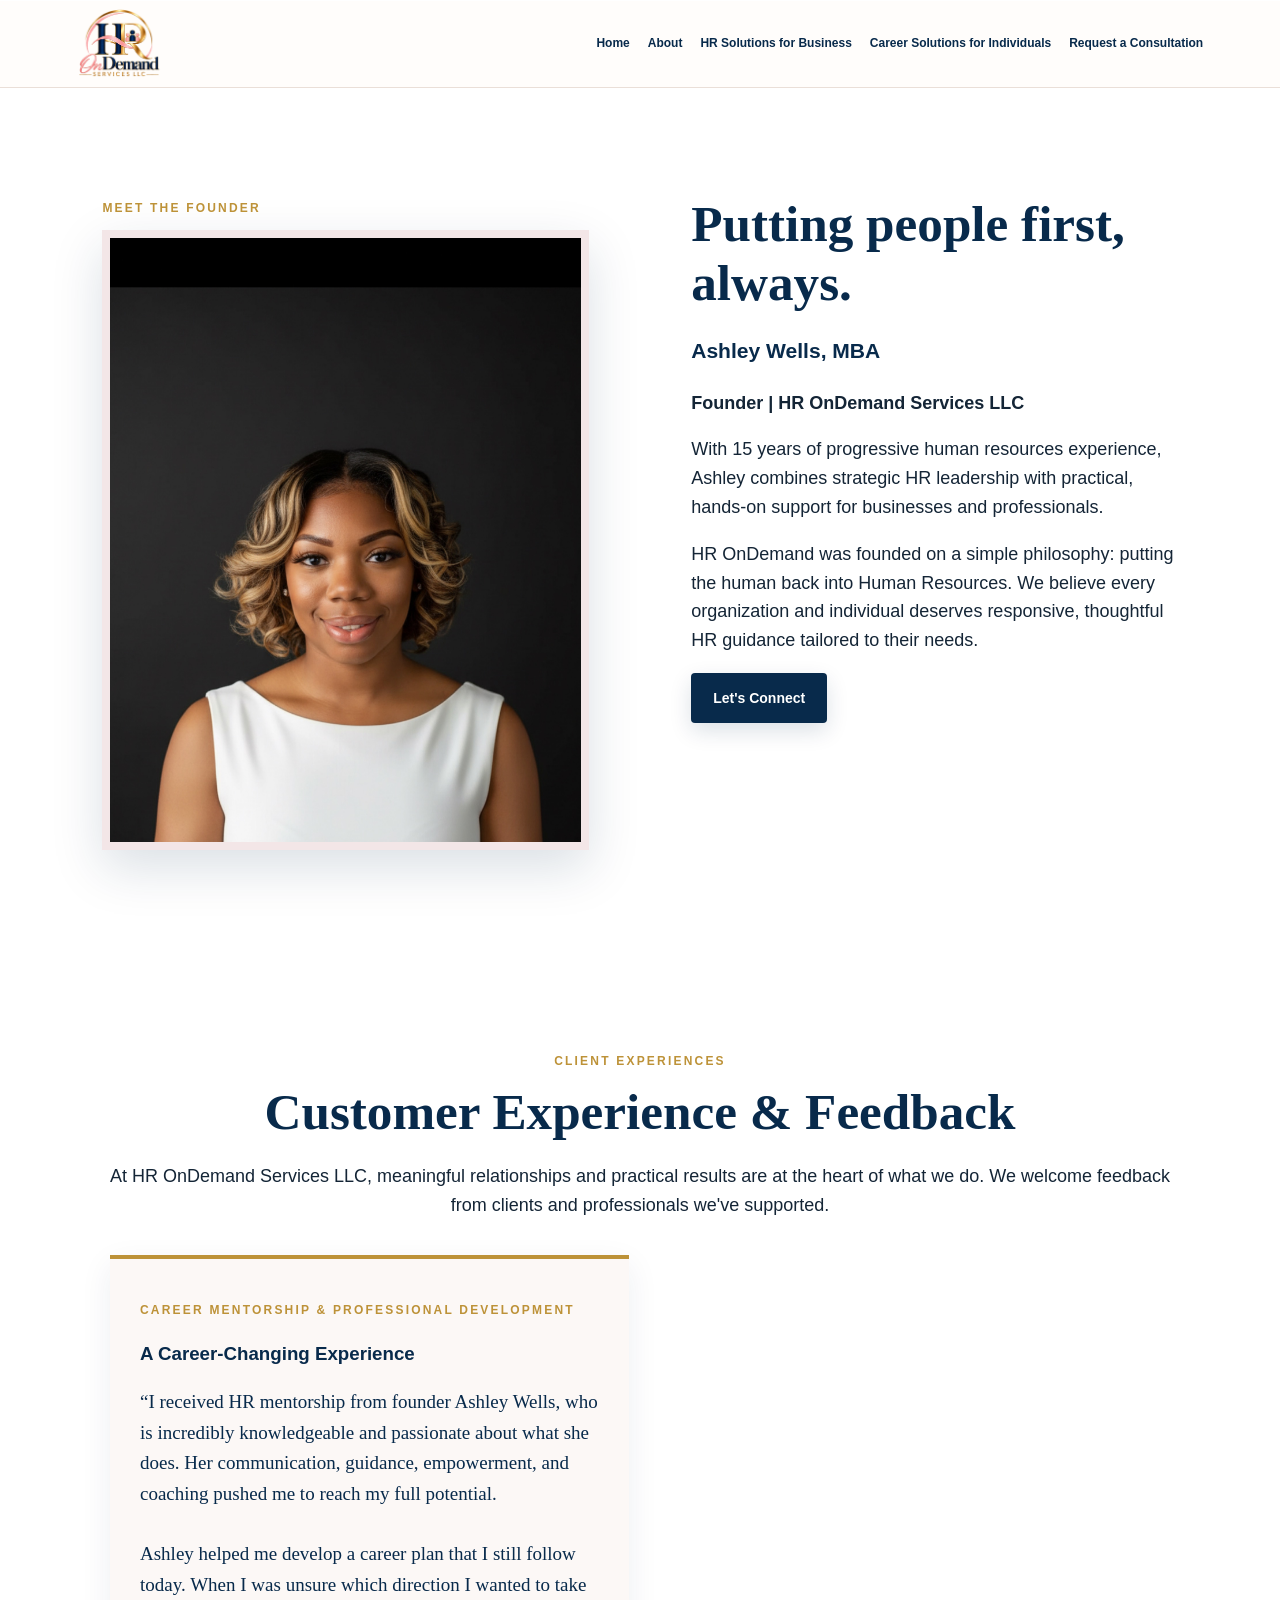
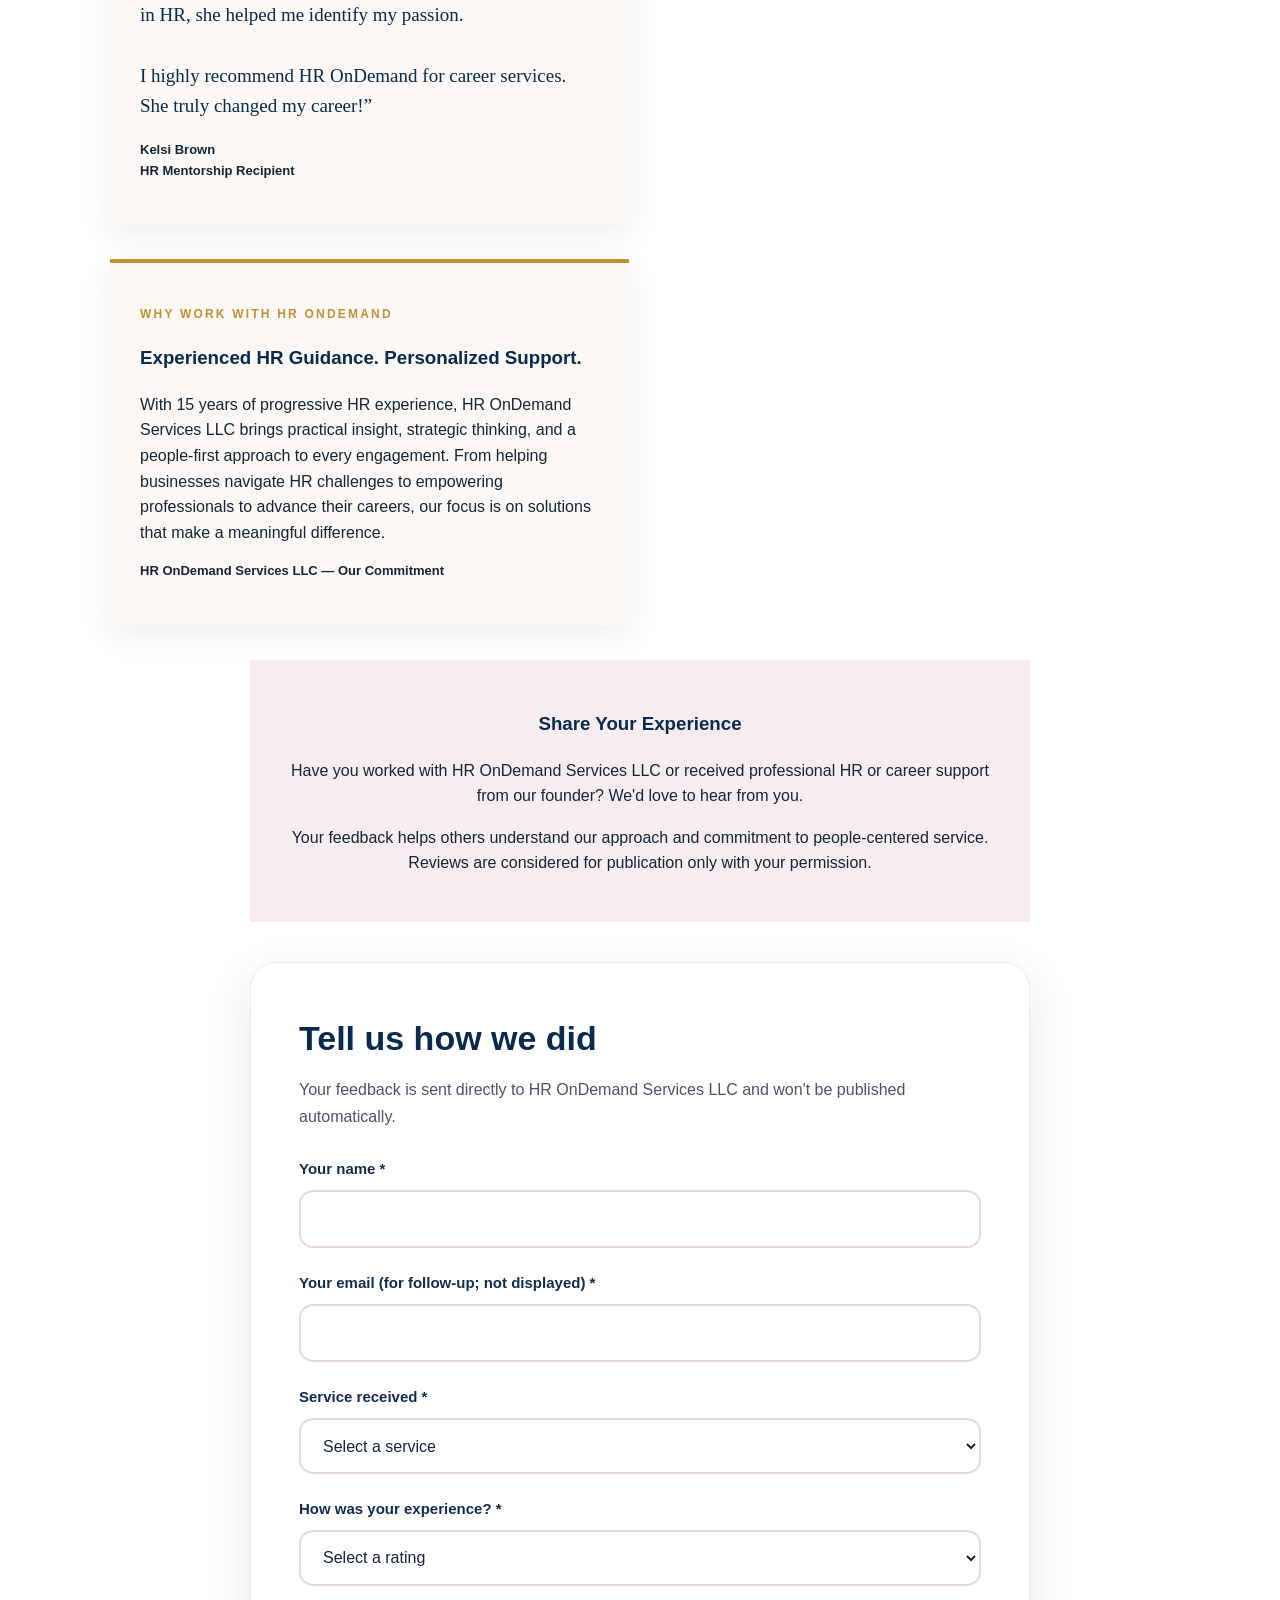
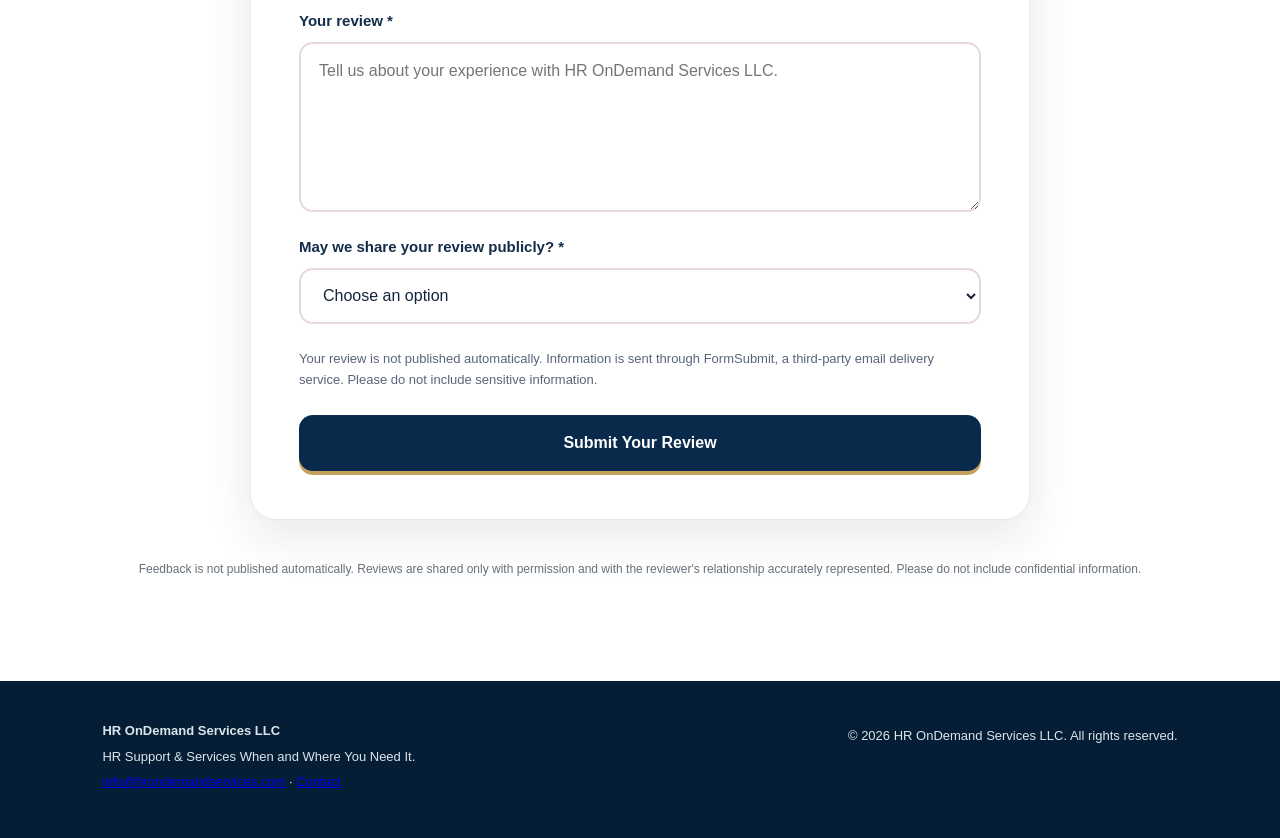
<file: reviews.html>
<!doctype html><html lang="en"><head><meta charset="utf-8"><meta name="viewport" content="width=device-width,initial-scale=1"><meta http-equiv="refresh" content="0; url=about.html#customer-experience"><link rel="canonical" href="https://hrondemandservices.com/about.html#customer-experience"><title>Customer Experience | HR OnDemand Services LLC</title></head><body><p>Customer Experience has moved to our <a href="about.html#customer-experience">About page</a>.</p></body></html>
</file>
<file: styles.css>
:root{--navy:#082a4b;--pink:#e9b8c2;--gold:#bd9238;--cream:#fcf8f6;--ink:#142536;--white:#fff}*{box-sizing:border-box}html{scroll-behavior:smooth}body{margin:0;font-family:Inter,Arial,sans-serif;color:var(--ink);background:var(--white);line-height:1.6}header{height:82px;display:flex;align-items:center;justify-content:space-between;padding:0 6vw;border-bottom:1px solid #eadfd8;position:sticky;top:0;background:#fffdfbf2;backdrop-filter:blur(10px);z-index:10}.brand{display:flex;align-items:center;gap:12px;color:var(--navy);text-decoration:none;font-weight:700}.mark,.mini-mark{font-family:Georgia,serif;color:var(--navy);font-size:30px}.mark:after,.mini-mark:after{content:"";display:block;width:36px;height:3px;background:var(--pink);margin-top:-8px}nav{display:flex;gap:28px;align-items:center}nav a{color:var(--navy);text-decoration:none;font-size:14px;font-weight:600}.menu{display:none;border:0;background:none;font-size:24px}.hero{min-height:650px;display:grid;grid-template-columns:1.35fr .65fr;align-items:center;gap:8vw;padding:90px 8vw;background:linear-gradient(120deg,#fff 55%,#f8edf0 55%)}h1{font-family:Georgia,serif;color:var(--navy);font-size:clamp(46px,6vw,78px);line-height:1.03;margin:12px 0 25px;max-width:800px}h1 em{color:var(--pink);font-style:italic}h2{font-family:Georgia,serif;color:var(--navy);font-size:clamp(34px,4vw,52px);line-height:1.15;margin:8px 0 20px}h3{color:var(--navy)}.eyebrow{letter-spacing:2.2px;font-size:12px;font-weight:800;color:var(--gold)}.lead{font-size:20px;max-width:690px}.actions{display:flex;gap:14px;flex-wrap:wrap;margin-top:32px}.btn{display:inline-block;padding:14px 22px;border-radius:4px;text-decoration:none;font-weight:700;font-size:14px}.primary{background:var(--navy);color:#fff;box-shadow:0 8px 22px #082a4b24;transition:.2s}.primary:hover{transform:translateY(-2px)}.secondary{border:1px solid var(--navy);color:var(--navy);background:#fff}.gold{background:var(--gold);color:#fff}.outline{border:1px solid #fff;color:#fff}.hero-card{background:#fff;padding:50px 38px;box-shadow:0 24px 70px #082a4b20;border:1px solid #eadfd8;border-top:5px solid var(--gold);border-radius:2px}.hero-card h2{font-size:32px}.mini-mark{font-size:62px;margin-bottom:25px}.intro{text-align:center;padding:100px 20%;}.intro p:last-child{font-size:18px}.split{background:var(--navy);color:#fff;padding:100px 8vw;display:grid;grid-template-columns:.8fr 1.2fr;gap:8vw}.split h2{color:#fff}.cards{display:grid;grid-template-columns:repeat(3,1fr);gap:18px}.cards article{background:#fff;color:var(--ink);padding:32px;border-top:4px solid var(--pink);box-shadow:0 12px 30px #031b2f16}.text-link{color:var(--pink);font-weight:700}.individual{padding:100px 8vw;text-align:center;background:var(--cream)}.section-copy{font-size:18px}.price-grid{margin:45px auto 25px;max-width:1000px;display:grid;grid-template-columns:repeat(2,1fr);gap:12px}.price-grid article{background:#fff;padding:22px 26px;display:flex;justify-content:space-between;align-items:center;text-align:left;border-left:3px solid var(--gold);box-shadow:0 8px 24px #082a4b0d}.price-grid strong{color:var(--navy);font-size:19px}.price-grid small{font-size:11px}.package{font-style:italic}.about{padding:100px 8vw;display:grid;grid-template-columns:1fr 1fr;gap:8vw}.about div:last-child{font-size:18px}.contact{background:var(--navy);color:#fff;text-align:center;padding:100px 8vw}.contact h2{color:#fff}.center{justify-content:center}.email{margin-top:30px;color:var(--pink)}footer{padding:40px 8vw;background:#061e35;color:#dce4eb;display:flex;justify-content:space-between;gap:30px;font-size:13px}footer p{margin:5px 0}@media(max-width:800px){header{padding:0 5vw}.brand span:last-child{font-size:13px}.menu{display:block;color:var(--navy)}nav{display:none;position:absolute;top:82px;left:0;right:0;background:#fff;padding:25px 6vw;flex-direction:column;align-items:flex-start;box-shadow:0 8px 20px #0001}nav.open{display:flex}.hero{grid-template-columns:1fr;padding:70px 7vw;background:linear-gradient(#fff 70%,#f8edf0 70%)}.hero-card{margin-top:20px}.intro{padding:75px 8vw}.split,.about{grid-template-columns:1fr;padding:75px 8vw}.cards{grid-template-columns:1fr}.individual,.contact{padding:75px 7vw}.price-grid{grid-template-columns:1fr}footer{flex-direction:column}}.brand-logo{display:block;width:auto;height:70px;object-fit:contain}.hero-logo{display:block;width:min(100%,310px);height:auto;margin:0 auto 25px}.brand{min-width:120px}@media(max-width:800px){.brand-logo{height:58px}.hero-logo{width:min(100%,260px)}}
.special-overlay[hidden]{display:none!important}.special-overlay{position:fixed;inset:0;z-index:1000;background:#071d34aa;display:flex;align-items:center;justify-content:center;padding:20px}.special-dialog{position:relative;width:min(100%,550px);max-height:90vh;overflow:auto;background:#fffdfb;padding:42px 38px;text-align:center;border-top:6px solid var(--gold);box-shadow:0 25px 90px #00152b66}.special-dialog h2{font-size:clamp(29px,4vw,42px)}.special-close{position:absolute;right:14px;top:8px;border:0;background:transparent;color:var(--navy);font-size:34px;cursor:pointer;line-height:1.2}.special-deals{display:grid;grid-template-columns:1fr 1fr;gap:12px;margin:24px 0}.special-deals>div{background:#f8edf0;padding:20px 12px;display:flex;flex-direction:column;gap:8px}.special-deals strong{font-family:Georgia,serif;font-size:30px;color:var(--navy)}.special-deals span{font-size:14px}.special-dialog #special-desc{font-size:13px;color:#53616d}.special-action{margin-top:12px}.special-note{font-size:12px;color:#687481;margin-bottom:0}@media(max-width:480px){.special-dialog{padding:38px 20px}.special-deals strong{font-size:24px}.special-deals span{font-size:12px}}

.founder-photo-placeholder{min-height:380px;background:linear-gradient(145deg,#092a4b,#1b4668);border:8px solid #f3e6e7;display:flex;flex-direction:column;align-items:center;justify-content:center;color:white;gap:12px}.founder-photo-placeholder strong{font-family:Georgia,serif;font-size:90px;color:#e9b8c2}.founder-photo-placeholder span{font-size:13px;letter-spacing:.5px}.consultation{padding:90px 8vw;background:#fcf8f6;text-align:center;scroll-margin-top:90px}.consultation-options{display:grid;grid-template-columns:repeat(2,minmax(0,1fr));gap:18px;max-width:950px;margin:35px auto}.consultation-options article{background:white;border-top:4px solid #bd9238;padding:22px}.consultation-form{max-width:760px;margin:0 auto;background:white;padding:35px;text-align:left;display:grid;grid-template-columns:1fr 1fr;gap:16px;box-shadow:0 12px 35px #082a4b13}.consultation-form label{display:flex;flex-direction:column;gap:7px;font-weight:600;font-size:14px}.consultation-form label:nth-of-type(n+5),.consultation-form .form-note{grid-column:1/-1}.consultation-form input,.consultation-form select,.consultation-form textarea{font:inherit;padding:12px;border:1px solid #c9cdd2;border-radius:4px;width:100%;background:white;color:#142536}.consultation-form .form-note{font-size:13px;color:#465360;margin:0}.consultation-form button{border:0;cursor:pointer;width:max-content}.about{scroll-margin-top:90px}.individual,.split{scroll-margin-top:90px}@media(max-width:650px){.consultation{padding:65px 6vw}.consultation-options,.consultation-form{grid-template-columns:1fr}.consultation-form{padding:22px}.consultation-form label:nth-of-type(n+5),.consultation-form .form-note{grid-column:auto}}

.founder-photo{display:block;width:100%;max-width:490px;max-height:620px;object-fit:cover;object-position:center top;border:8px solid #f3e6e7;box-shadow:0 18px 48px #082a4b25;margin:auto}

.google-form-wrap{max-width:900px;margin:30px auto 0}.google-form-frame{display:block;width:100%;height:1150px;border:0;background:#fff;border-radius:8px}.google-form-wrap .form-note{font-size:14px;margin:12px 0}.google-form-wrap a{color:#082a4b;text-decoration:underline}@media(max-width:650px){.google-form-frame{height:1250px}}

.reviews-section{padding:90px 8vw;text-align:center;background:#fff;scroll-margin-top:90px}.review-empty{max-width:680px;margin:30px auto;padding:42px 30px;background:#fcf8f6;border-top:4px solid #bd9238;box-shadow:0 12px 35px #082a4b12}.review-empty h3{font-family:Georgia,serif;font-size:26px}.review-empty .btn{margin-top:16px}.review-note{font-size:12px;color:#66717a;margin-top:22px}@media(max-width:650px){.reviews-section{padding:65px 6vw}.review-empty{padding:30px 18px}}

.review-grid{max-width:1060px;margin:35px auto;display:grid;grid-template-columns:repeat(2,minmax(0,1fr));gap:22px;text-align:left}.review-card{padding:30px;background:#fcf8f6;border-top:4px solid #bd9238;box-shadow:0 10px 30px #082a4b13}.review-demo{font-size:11px;font-weight:800;letter-spacing:1.3px;color:#7b4751}.review-stars{font-size:25px;letter-spacing:3px;color:#a77c23}.review-card blockquote{font-family:Georgia,serif;font-size:19px;line-height:1.6;margin:18px 0;color:#082a4b}.review-source{font-size:13px;font-weight:700}.review-submit{max-width:780px;margin:35px auto 0;padding:30px;background:#f7ecef}.review-fields{font-size:14px}.review-submit .btn{margin:15px 0}.review-submit .review-note{margin:8px 0 0}@media(max-width:700px){.review-grid{grid-template-columns:1fr}.review-card{padding:23px}}

.review-form-frame{height:1100px}@media(max-width:650px){.review-form-frame{height:1250px}}

.home-pathways{padding:75px 8vw;text-align:center;background:#fcf8f6}.home-path-grid{display:grid;grid-template-columns:repeat(2,minmax(0,1fr));gap:24px;max-width:1100px;margin:35px auto}.home-path-grid article{background:#fff;padding:34px;border-top:4px solid #bd9238;box-shadow:0 10px 28px #082a4b13}.home-path-grid article p{min-height:65px}.home-pathways>.btn{margin-top:10px}nav{gap:18px;flex-wrap:wrap;justify-content:flex-end}nav a{font-size:12px}header{min-height:82px;height:auto;padding-top:8px;padding-bottom:8px}main>section:first-child:not(.hero){min-height:55vh}@media(max-width:800px){.home-path-grid{grid-template-columns:1fr}.home-path-grid article p{min-height:0}nav{flex-wrap:nowrap;justify-content:flex-start}header{height:82px}}

.hr-coaching{padding:72px 8vw;background:#fbf7f5;text-align:center}.coaching-grid{display:grid;grid-template-columns:repeat(2,minmax(0,1fr));gap:24px;max-width:1100px;margin:34px auto;text-align:left}.coaching-grid article{background:white;border-top:4px solid #c09a54;padding:30px;box-shadow:0 8px 28px #14243b12}.coaching-grid ul{padding-left:22px;line-height:1.8}.hr-coaching>.btn{margin-top:16px}@media(max-width:800px){.coaching-grid{grid-template-columns:1fr}.hr-coaching{padding:48px 6vw}}

/* Professional consultation and customer experience forms */
.custom-form-card{max-width:760px;margin:32px auto;background:#fff;border-radius:30px;padding:clamp(24px,5vw,48px);box-shadow:0 16px 48px rgba(9,31,59,.1);text-align:left;border:1px solid #f0e5ea}.custom-form-card h3{color:#092a4b;font-size:clamp(26px,3vw,34px);margin:0 0 12px}.custom-form-card>p{color:#475569;line-height:1.65;margin:0 0 28px}.custom-form-card form{display:grid;gap:21px}.custom-form-card label{display:grid;gap:9px;color:#122c49;font-size:15px;font-weight:700}.custom-form-card input,.custom-form-card select,.custom-form-card textarea{box-sizing:border-box;width:100%;border:2px solid #e7d8e4;border-radius:16px;background:#fff;color:#14253c;padding:17px 18px;font:inherit;font-weight:400;min-height:56px;outline-offset:3px}.custom-form-card textarea{resize:vertical;min-height:155px}.custom-form-card input:focus,.custom-form-card select:focus,.custom-form-card textarea:focus{border-color:#bc8c9d;box-shadow:0 0 0 3px rgba(231,191,204,.25)}.custom-form-card .form-privacy{font-size:12px;color:#58657a;line-height:1.6;margin:0}.custom-submit{display:block;width:100%;padding:18px 24px;border:0;border-radius:15px;background:#092a4b;color:#fff;font-weight:800;font-size:16px;cursor:pointer;box-shadow:0 4px 0 #c5a15b}.custom-submit:hover{background:#153f68}.custom-form-card select{appearance:auto}@media(max-width:650px){.custom-form-card{border-radius:24px;padding:25px 20px}.custom-form-card input,.custom-form-card select,.custom-form-card textarea{font-size:16px}}

/* Consultation and review form layout: override legacy global form styles */
.custom-form-card{width:min(100%,780px)!important;max-width:780px!important;margin:40px auto!important;padding:clamp(24px,4vw,48px)!important;box-sizing:border-box!important;display:block!important;text-align:left!important;background:#fff!important;border-radius:26px!important}.custom-form-card form{display:flex!important;flex-direction:column!important;align-items:stretch!important;gap:24px!important;width:100%!important;max-width:none!important;margin:26px 0 0!important;padding:0!important;background:transparent!important;border:0!important;box-shadow:none!important}.custom-form-card form>label{display:flex!important;flex-direction:column!important;align-items:stretch!important;gap:10px!important;width:100%!important;max-width:none!important;min-width:0!important;margin:0!important;font-weight:700!important;text-align:left!important;line-height:1.45!important}.custom-form-card form>label>input,.custom-form-card form>label>select,.custom-form-card form>label>textarea{display:block!important;position:static!important;float:none!important;width:100%!important;max-width:none!important;min-width:0!important;box-sizing:border-box!important;margin:0!important;padding:16px 18px!important;height:auto!important;min-height:56px!important;border:2px solid #e6d7e3!important;border-radius:14px!important;background:#fff!important;color:#15243c!important;font-size:16px!important;line-height:1.4!important}.custom-form-card form>label>textarea{min-height:150px!important;resize:vertical!important}.custom-form-card .form-privacy{display:block!important;margin:0!important;max-width:none!important;font-size:13px!important;line-height:1.65!important;text-align:left!important}.custom-form-card .custom-submit{display:block!important;position:static!important;width:100%!important;min-height:56px!important;margin:0!important;padding:16px!important;background:#092a4b!important;color:white!important;border:0!important;border-radius:14px!important;font-size:16px!important;font-weight:700!important;cursor:pointer!important}.custom-form-card h3,.custom-form-card>p{text-align:left!important}@media(max-width:700px){.custom-form-card{width:100%!important;padding:24px 18px!important;margin:24px auto!important}.custom-form-card form{gap:20px!important}}
</file>
